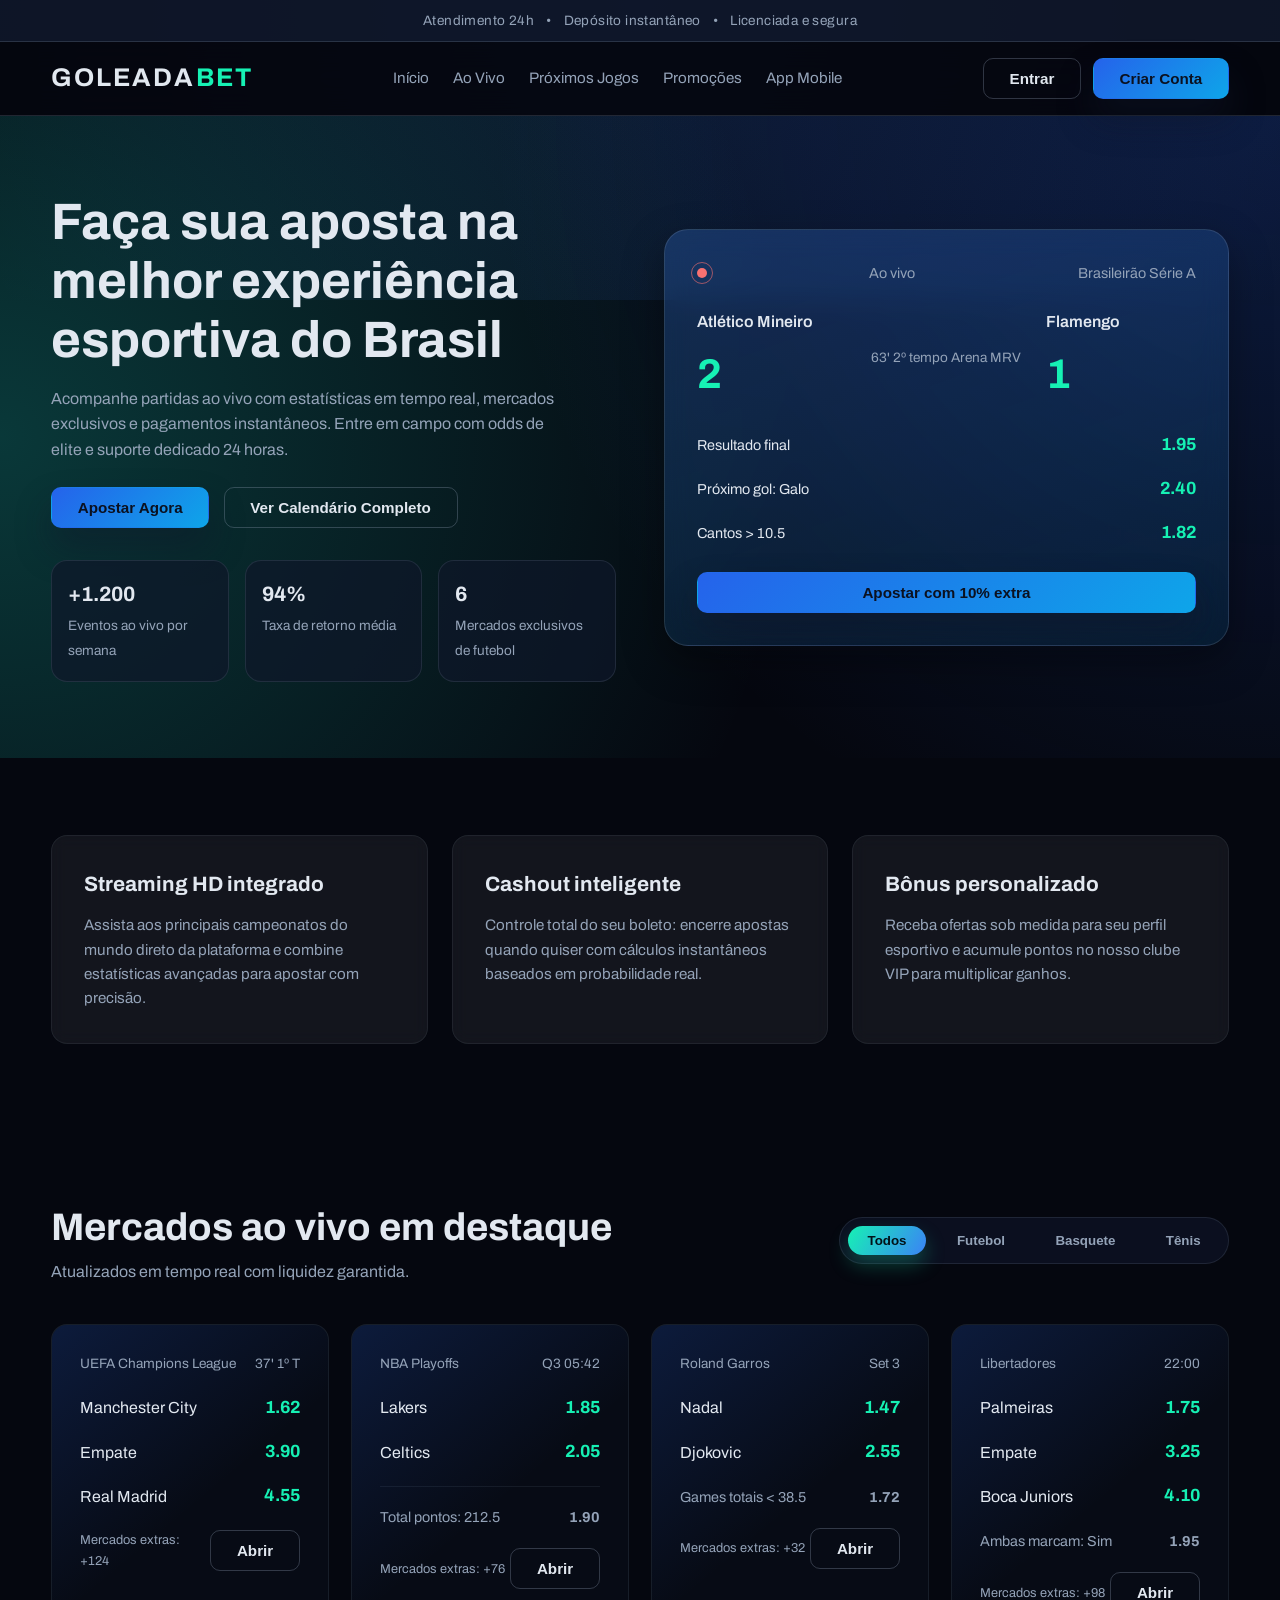
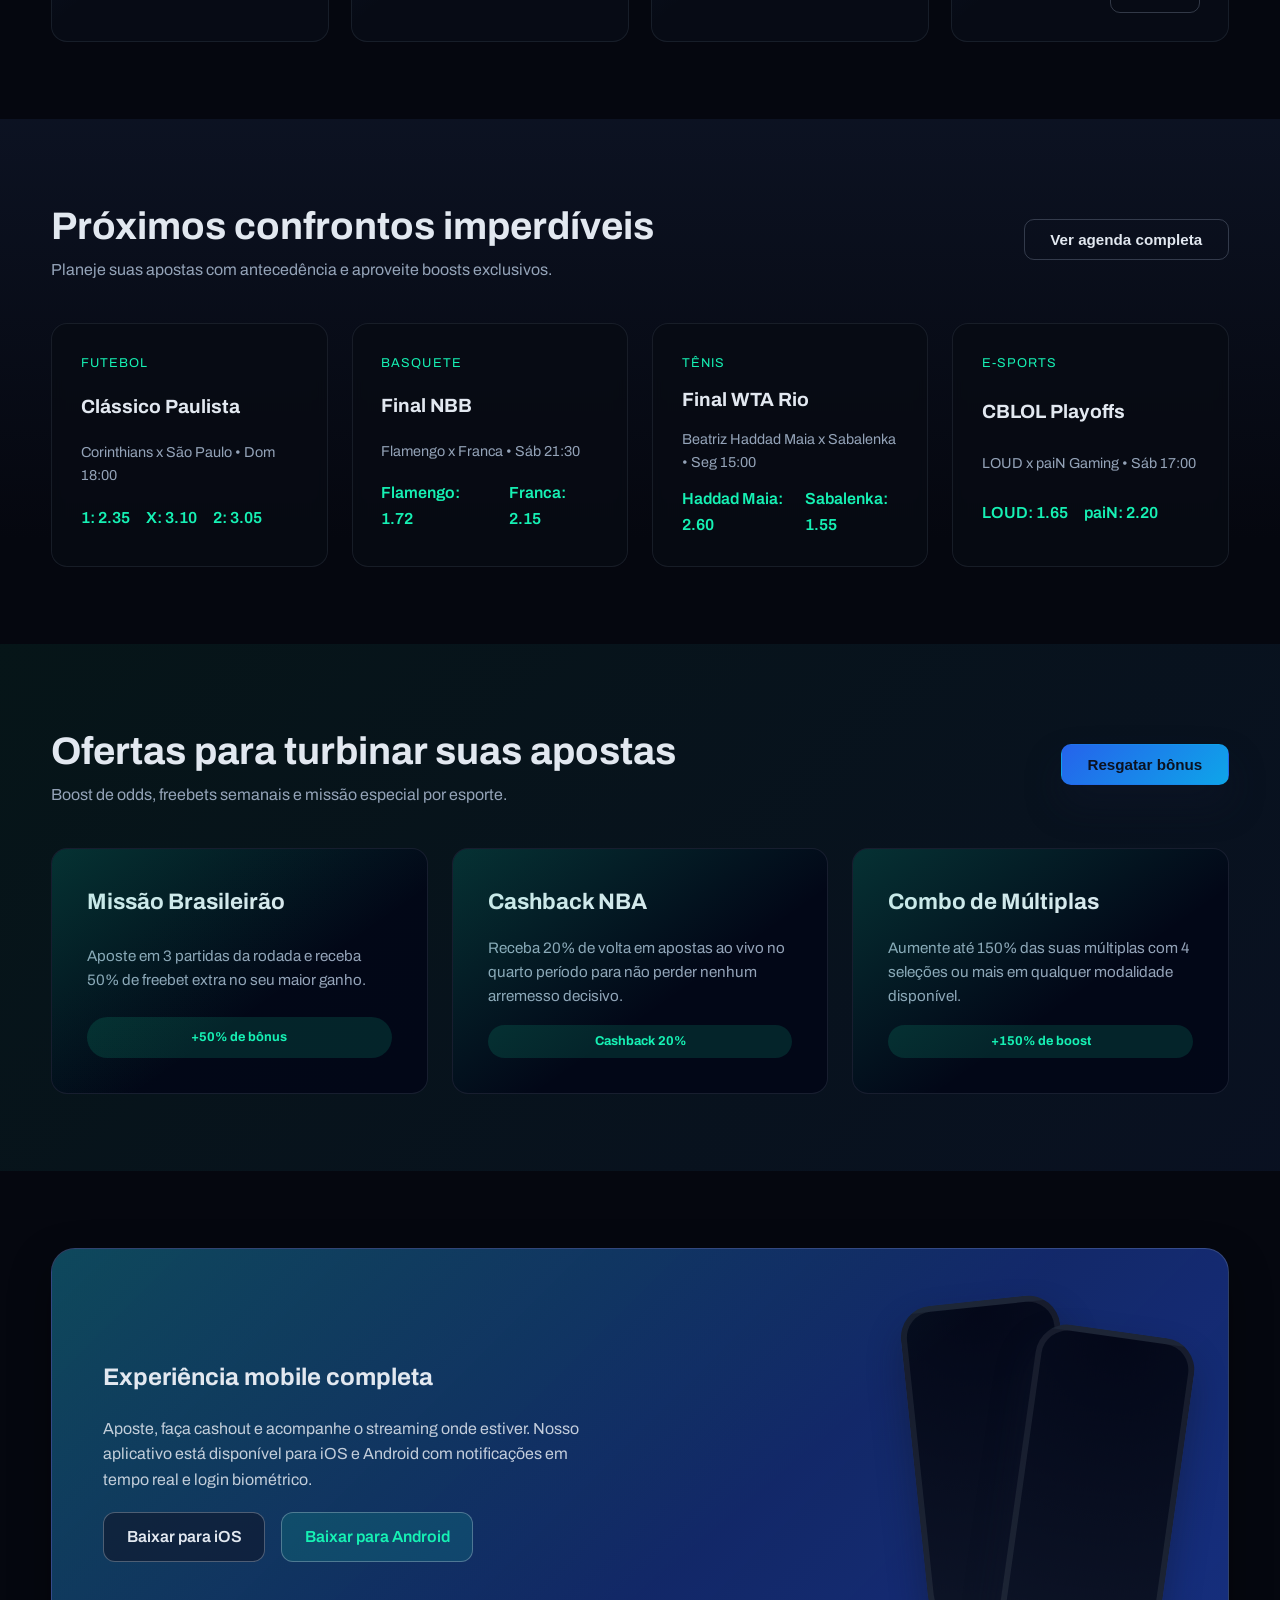
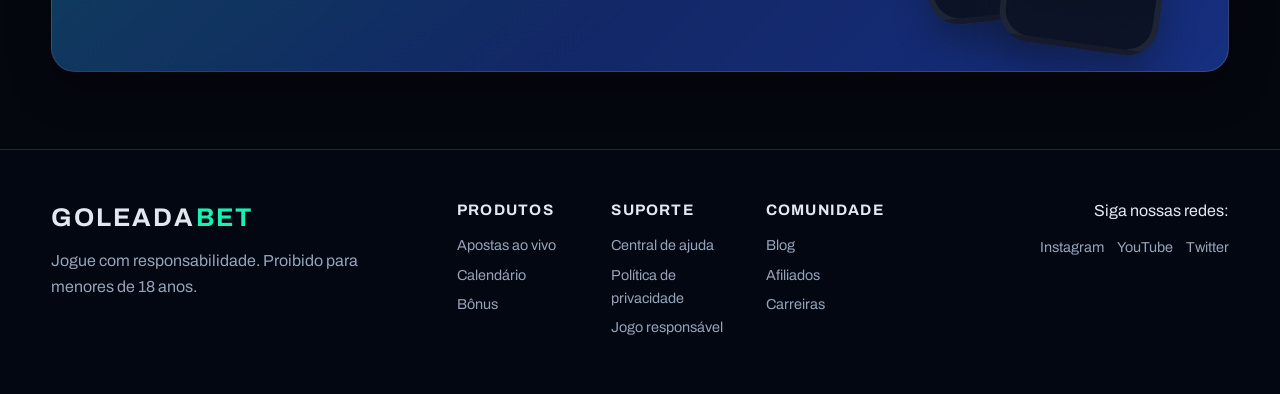
<file: index.html>
<!DOCTYPE html>
<html lang="pt-BR">
  <head>
    <meta charset="UTF-8" />
    <meta name="viewport" content="width=device-width, initial-scale=1.0" />
    <title>GoleadaBet &mdash; Sua casa de apostas esportivas</title>
    <link
      rel="preconnect"
      href="https://fonts.googleapis.com"
    />
    <link
      rel="preconnect"
      href="https://fonts.gstatic.com"
      crossorigin
    />
    <link
      href="https://fonts.googleapis.com/css2?family=Archivo:wght@400;500;600;700&display=swap"
      rel="stylesheet"
    />
    <link rel="stylesheet" href="styles.css" />
  </head>
  <body>
    <header class="top-bar">
      <div class="container">
        <span>Atendimento 24h</span>
        <span>•</span>
        <span>Depósito instantâneo</span>
        <span>•</span>
        <span>Licenciada e segura</span>
      </div>
    </header>

    <nav class="main-nav">
      <div class="container">
        <div class="logo">Goleada<span>Bet</span></div>
        <ul class="nav-links">
          <li><a href="#inicio">Início</a></li>
          <li><a href="#ao-vivo">Ao Vivo</a></li>
          <li><a href="#eventos">Próximos Jogos</a></li>
          <li><a href="#promocoes">Promoções</a></li>
          <li><a href="#app">App Mobile</a></li>
        </ul>
        <div class="nav-actions">
          <button class="btn ghost">Entrar</button>
          <button class="btn primary">Criar Conta</button>
        </div>
      </div>
    </nav>

    <main>
      <section class="hero" id="inicio">
        <div class="container">
          <div class="hero-content">
            <h1>Faça sua aposta na melhor experiência esportiva do Brasil</h1>
            <p>
              Acompanhe partidas ao vivo com estatísticas em tempo real, mercados
              exclusivos e pagamentos instantâneos. Entre em campo com odds de
              elite e suporte dedicado 24 horas.
            </p>
            <div class="hero-actions">
              <button class="btn primary">Apostar Agora</button>
              <button class="btn ghost">Ver Calendário Completo</button>
            </div>
            <div class="hero-stats">
              <div class="stat-card" data-animate="fade-up">
                <span class="stat-value">+1.200</span>
                <span class="stat-label">Eventos ao vivo por semana</span>
              </div>
              <div class="stat-card" data-animate="fade-up">
                <span class="stat-value">94%</span>
                <span class="stat-label">Taxa de retorno média</span>
              </div>
              <div class="stat-card" data-animate="fade-up">
                <span class="stat-value">6</span>
                <span class="stat-label">Mercados exclusivos de futebol</span>
              </div>
            </div>
          </div>
          <div class="hero-card" data-animate="fade-up">
            <div class="hero-card__header">
              <span class="live-dot"></span>
              <span class="live-label">Ao vivo</span>
              <span class="league">Brasileirão Série A</span>
            </div>
            <div class="hero-card__match">
              <div class="team">
                <span class="team-name">Atlético Mineiro</span>
                <span class="team-score">2</span>
              </div>
              <div class="match-info">
                <span>63'<span class="match-period"> 2º tempo</span></span>
                <span class="stadium">Arena MRV</span>
              </div>
              <div class="team">
                <span class="team-name">Flamengo</span>
                <span class="team-score">1</span>
              </div>
            </div>
            <div class="hero-card__markets">
              <div>
                <span>Resultado final</span>
                <strong>1.95</strong>
              </div>
              <div>
                <span>Próximo gol: Galo</span>
                <strong>2.40</strong>
              </div>
              <div>
                <span>Cantos &gt; 10.5</span>
                <strong>1.82</strong>
              </div>
            </div>
            <button class="btn primary full">Apostar com 10% extra</button>
          </div>
        </div>
      </section>

      <section class="features" aria-label="Diferenciais">
        <div class="container">
          <article class="feature-card" data-animate="fade-up">
            <h3>Streaming HD integrado</h3>
            <p>
              Assista aos principais campeonatos do mundo direto da plataforma e
              combine estatísticas avançadas para apostar com precisão.
            </p>
          </article>
          <article class="feature-card" data-animate="fade-up">
            <h3>Cashout inteligente</h3>
            <p>
              Controle total do seu boleto: encerre apostas quando quiser com
              cálculos instantâneos baseados em probabilidade real.
            </p>
          </article>
          <article class="feature-card" data-animate="fade-up">
            <h3>Bônus personalizado</h3>
            <p>
              Receba ofertas sob medida para seu perfil esportivo e acumule pontos
              no nosso clube VIP para multiplicar ganhos.
            </p>
          </article>
        </div>
      </section>

      <section class="live-odds" id="ao-vivo" aria-labelledby="live-title">
        <div class="container">
          <div class="section-header">
            <div>
              <h2 id="live-title">Mercados ao vivo em destaque</h2>
              <p>Atualizados em tempo real com liquidez garantida.</p>
            </div>
            <div class="filters">
              <button class="filter-button active" data-sport="all">
                Todos
              </button>
              <button class="filter-button" data-sport="futebol">
                Futebol
              </button>
              <button class="filter-button" data-sport="basquete">
                Basquete
              </button>
              <button class="filter-button" data-sport="tenis">Tênis</button>
            </div>
          </div>
          <div class="odds-grid">
            <article class="odds-card" data-sport="futebol" data-animate="fade-up">
              <header>
                <span class="league">UEFA Champions League</span>
                <span class="timer">37' 1º T</span>
              </header>
              <div class="match">
                <div class="club">
                  <span>Manchester City</span>
                  <strong>1.62</strong>
                </div>
                <div class="club">
                  <span>Empate</span>
                  <strong>3.90</strong>
                </div>
                <div class="club">
                  <span>Real Madrid</span>
                  <strong>4.55</strong>
                </div>
              </div>
              <footer>
                <span>Mercados extras: +124</span>
                <button class="btn ghost">Abrir</button>
              </footer>
            </article>

            <article class="odds-card" data-sport="basquete" data-animate="fade-up">
              <header>
                <span class="league">NBA Playoffs</span>
                <span class="timer">Q3 05:42</span>
              </header>
              <div class="match">
                <div class="club">
                  <span>Lakers</span>
                  <strong>1.85</strong>
                </div>
                <div class="club">
                  <span>Celtics</span>
                  <strong>2.05</strong>
                </div>
              </div>
              <div class="split-line"></div>
              <div class="stat-line">
                <span>Total pontos: 212.5</span>
                <strong>1.90</strong>
              </div>
              <footer>
                <span>Mercados extras: +76</span>
                <button class="btn ghost">Abrir</button>
              </footer>
            </article>

            <article class="odds-card" data-sport="tenis" data-animate="fade-up">
              <header>
                <span class="league">Roland Garros</span>
                <span class="timer">Set 3</span>
              </header>
              <div class="match">
                <div class="club">
                  <span>Nadal</span>
                  <strong>1.47</strong>
                </div>
                <div class="club">
                  <span>Djokovic</span>
                  <strong>2.55</strong>
                </div>
              </div>
              <div class="stat-line">
                <span>Games totais &lt; 38.5</span>
                <strong>1.72</strong>
              </div>
              <footer>
                <span>Mercados extras: +32</span>
                <button class="btn ghost">Abrir</button>
              </footer>
            </article>

            <article class="odds-card" data-sport="futebol" data-animate="fade-up">
              <header>
                <span class="league">Libertadores</span>
                <span class="timer">22:00</span>
              </header>
              <div class="match">
                <div class="club">
                  <span>Palmeiras</span>
                  <strong>1.75</strong>
                </div>
                <div class="club">
                  <span>Empate</span>
                  <strong>3.25</strong>
                </div>
                <div class="club">
                  <span>Boca Juniors</span>
                  <strong>4.10</strong>
                </div>
              </div>
              <div class="stat-line">
                <span>Ambas marcam: Sim</span>
                <strong>1.95</strong>
              </div>
              <footer>
                <span>Mercados extras: +98</span>
                <button class="btn ghost">Abrir</button>
              </footer>
            </article>
          </div>
        </div>
      </section>

      <section class="upcoming" id="eventos">
        <div class="container">
          <div class="section-header">
            <div>
              <h2>Próximos confrontos imperdíveis</h2>
              <p>Planeje suas apostas com antecedência e aproveite boosts exclusivos.</p>
            </div>
            <button class="btn ghost">Ver agenda completa</button>
          </div>
          <div class="schedule">
            <article data-animate="fade-up">
              <span class="tag">Futebol</span>
              <h3>Clássico Paulista</h3>
              <p>Corinthians x São Paulo &bull; Dom 18:00</p>
              <div class="odds">
                <span>1: 2.35</span>
                <span>X: 3.10</span>
                <span>2: 3.05</span>
              </div>
            </article>
            <article data-animate="fade-up">
              <span class="tag">Basquete</span>
              <h3>Final NBB</h3>
              <p>Flamengo x Franca &bull; Sáb 21:30</p>
              <div class="odds">
                <span>Flamengo: 1.72</span>
                <span>Franca: 2.15</span>
              </div>
            </article>
            <article data-animate="fade-up">
              <span class="tag">Tênis</span>
              <h3>Final WTA Rio</h3>
              <p>Beatriz Haddad Maia x Sabalenka &bull; Seg 15:00</p>
              <div class="odds">
                <span>Haddad Maia: 2.60</span>
                <span>Sabalenka: 1.55</span>
              </div>
            </article>
            <article data-animate="fade-up">
              <span class="tag">E-sports</span>
              <h3>CBLOL Playoffs</h3>
              <p>LOUD x paiN Gaming &bull; Sáb 17:00</p>
              <div class="odds">
                <span>LOUD: 1.65</span>
                <span>paiN: 2.20</span>
              </div>
            </article>
          </div>
        </div>
      </section>

      <section class="promotions" id="promocoes">
        <div class="container">
          <div class="section-header">
            <div>
              <h2>Ofertas para turbinar suas apostas</h2>
              <p>Boost de odds, freebets semanais e missão especial por esporte.</p>
            </div>
            <button class="btn primary">Resgatar bônus</button>
          </div>
          <div class="promo-grid">
            <article class="promo-card" data-animate="fade-up">
              <h3>Missão Brasileirão</h3>
              <p>
                Aposte em 3 partidas da rodada e receba 50% de freebet extra no
                seu maior ganho.
              </p>
              <span class="bonus">+50% de bônus</span>
            </article>
            <article class="promo-card" data-animate="fade-up">
              <h3>Cashback NBA</h3>
              <p>
                Receba 20% de volta em apostas ao vivo no quarto período para não
                perder nenhum arremesso decisivo.
              </p>
              <span class="bonus">Cashback 20%</span>
            </article>
            <article class="promo-card" data-animate="fade-up">
              <h3>Combo de Múltiplas</h3>
              <p>
                Aumente até 150% das suas múltiplas com 4 seleções ou mais em
                qualquer modalidade disponível.
              </p>
              <span class="bonus">+150% de boost</span>
            </article>
          </div>
        </div>
      </section>

      <section class="app-banner" id="app">
        <div class="container">
          <div class="app-content" data-animate="fade-up">
            <h2>Experiência mobile completa</h2>
            <p>
              Aposte, faça cashout e acompanhe o streaming onde estiver. Nosso
              aplicativo está disponível para iOS e Android com notificações em
              tempo real e login biométrico.
            </p>
            <div class="store-buttons">
              <a class="store apple" href="#">Baixar para iOS</a>
              <a class="store android" href="#">Baixar para Android</a>
            </div>
          </div>
          <div class="app-phones" aria-hidden="true" data-animate="fade-up">
            <div class="phone"></div>
            <div class="phone secondary"></div>
          </div>
        </div>
      </section>
    </main>

    <footer class="footer">
      <div class="container">
        <div class="footer-brand">
          <div class="logo">Goleada<span>Bet</span></div>
          <p>Jogue com responsabilidade. Proibido para menores de 18 anos.</p>
        </div>
        <div class="footer-links">
          <div>
            <h4>Produtos</h4>
            <a href="#ao-vivo">Apostas ao vivo</a>
            <a href="#eventos">Calendário</a>
            <a href="#promocoes">Bônus</a>
          </div>
          <div>
            <h4>Suporte</h4>
            <a href="#">Central de ajuda</a>
            <a href="#">Política de privacidade</a>
            <a href="#">Jogo responsável</a>
          </div>
          <div>
            <h4>Comunidade</h4>
            <a href="#">Blog</a>
            <a href="#">Afiliados</a>
            <a href="#">Carreiras</a>
          </div>
        </div>
        <div class="footer-social">
          <span>Siga nossas redes:</span>
          <div class="social-links">
            <a href="#" aria-label="Instagram">Instagram</a>
            <a href="#" aria-label="YouTube">YouTube</a>
            <a href="#" aria-label="Twitter">Twitter</a>
          </div>
        </div>
      </div>
    </footer>

    <script src="script.js"></script>
  </body>
</html>
</file>
<file: styles.css>
:root {
  --color-background: #05070f;
  --color-surface: #0f172a;
  --color-surface-light: rgba(15, 23, 42, 0.7);
  --color-card: rgba(255, 255, 255, 0.06);
  --color-highlight: #16f1b4;
  --color-highlight-dark: #13c592;
  --color-accent: #4b8bff;
  --color-text: #e2e8f0;
  --color-muted: #94a3b8;
  --radius-lg: 24px;
  --radius-md: 16px;
  --radius-sm: 10px;
  --shadow-soft: 0 20px 35px rgba(15, 23, 42, 0.45);
  --shadow-card: 0 16px 40px rgba(0, 0, 0, 0.35);
  --gradient-primary: linear-gradient(135deg, #2563eb, #0ea5e9);
  --gradient-highlight: linear-gradient(120deg, #16f1b4, #3b82f6);
}

* {
  margin: 0;
  padding: 0;
  box-sizing: border-box;
}

body {
  font-family: 'Archivo', system-ui, -apple-system, BlinkMacSystemFont, 'Segoe UI',
    sans-serif;
  background: radial-gradient(circle at top, rgba(59, 130, 246, 0.14), transparent)
      0 0/100% 300px no-repeat,
    var(--color-background);
  color: var(--color-text);
  line-height: 1.6;
  min-height: 100vh;
}

a {
  color: inherit;
  text-decoration: none;
}

img {
  max-width: 100%;
  display: block;
}

html.js [data-animate='fade-up'] {
  opacity: 0;
  transform: translateY(28px);
  transition: opacity 0.6s ease, transform 0.6s ease;
}

.in-view {
  opacity: 1 !important;
  transform: translateY(0) !important;
}

.container {
  width: min(1200px, 92vw);
  margin: 0 auto;
}

.top-bar {
  background: rgba(15, 23, 42, 0.9);
  border-bottom: 1px solid rgba(148, 163, 184, 0.2);
  font-size: 0.85rem;
  color: var(--color-muted);
  position: relative;
  z-index: 10;
}

.top-bar .container {
  display: flex;
  justify-content: center;
  gap: 0.75rem;
  padding: 0.6rem 0;
  letter-spacing: 0.03em;
}

.main-nav {
  position: sticky;
  top: 0;
  z-index: 50;
  background: rgba(5, 7, 15, 0.85);
  backdrop-filter: blur(18px);
  border-bottom: 1px solid rgba(148, 163, 184, 0.2);
}

.main-nav .container {
  display: flex;
  align-items: center;
  justify-content: space-between;
  gap: 1rem;
  padding: 1rem 0;
}

.logo {
  font-weight: 700;
  font-size: 1.6rem;
  letter-spacing: 0.08em;
  text-transform: uppercase;
}

.logo span {
  color: var(--color-highlight);
}

.nav-links {
  list-style: none;
  display: flex;
  gap: 1.5rem;
  font-size: 0.95rem;
  color: var(--color-muted);
}

.nav-links a:hover {
  color: var(--color-highlight);
}

.nav-actions {
  display: flex;
  gap: 0.75rem;
}

.btn {
  padding: 0.7rem 1.6rem;
  font-weight: 600;
  font-size: 0.95rem;
  border-radius: var(--radius-sm);
  border: 1px solid transparent;
  cursor: pointer;
  transition: all 0.3s ease;
}

.btn.primary {
  background: var(--gradient-primary);
  color: #0b1120;
  box-shadow: var(--shadow-soft);
}

.btn.primary:hover {
  filter: brightness(1.1);
  transform: translateY(-2px);
}

.btn.ghost {
  background: transparent;
  border-color: rgba(148, 163, 184, 0.3);
  color: var(--color-text);
}

.btn.ghost:hover {
  border-color: var(--color-highlight);
  color: var(--color-highlight);
}

.btn.full {
  width: 100%;
}

main section {
  padding: clamp(3rem, 6vw, 5.5rem) 0;
}

.hero {
  background: radial-gradient(circle at top right, rgba(37, 99, 235, 0.22), transparent 55%),
    radial-gradient(circle at center left, rgba(20, 184, 166, 0.28), transparent 60%);
}

.hero .container {
  display: grid;
  grid-template-columns: repeat(2, minmax(0, 1fr));
  gap: 3rem;
  align-items: center;
}

.hero h1 {
  font-size: clamp(2.4rem, 4vw, 3.4rem);
  line-height: 1.15;
  margin-bottom: 1rem;
}

.hero p {
  max-width: 520px;
  color: var(--color-muted);
  margin-bottom: 1.5rem;
}

.hero-actions {
  display: flex;
  gap: 1rem;
  flex-wrap: wrap;
  margin-bottom: 2rem;
}

.hero-stats {
  display: grid;
  grid-template-columns: repeat(3, minmax(0, 1fr));
  gap: 1rem;
}

.stat-card {
  background: rgba(15, 23, 42, 0.7);
  padding: 1.1rem 1rem;
  border-radius: var(--radius-md);
  border: 1px solid rgba(148, 163, 184, 0.15);
}

.stat-value {
  font-size: 1.3rem;
  font-weight: 700;
  display: block;
}

.stat-label {
  font-size: 0.85rem;
  color: var(--color-muted);
}

.hero-card {
  background: linear-gradient(160deg, rgba(59, 130, 246, 0.25), rgba(14, 165, 233, 0.1));
  padding: 2rem;
  border-radius: var(--radius-lg);
  border: 1px solid rgba(148, 163, 184, 0.2);
  backdrop-filter: blur(14px);
  box-shadow: var(--shadow-card);
  display: flex;
  flex-direction: column;
  gap: 1.5rem;
}

.hero-card__header {
  display: flex;
  align-items: center;
  justify-content: space-between;
  gap: 0.75rem;
  font-size: 0.9rem;
  color: var(--color-muted);
}

.live-dot {
  width: 10px;
  height: 10px;
  border-radius: 50%;
  background: #f87171;
  position: relative;
  display: inline-block;
}

.live-dot::after {
  content: '';
  position: absolute;
  inset: -6px;
  border-radius: 50%;
  border: 1px solid rgba(248, 113, 113, 0.6);
}

.hero-card__match {
  display: grid;
  grid-template-columns: repeat(3, minmax(0, 1fr));
  align-items: center;
  gap: 1.5rem;
}

.team {
  display: flex;
  flex-direction: column;
  gap: 0.4rem;
}

.team-name {
  font-weight: 600;
}

.team-score {
  font-size: 1.6rem;
  font-weight: 700;
}

.match-info {
  text-align: center;
  font-size: 0.85rem;
  color: var(--color-muted);
}

.hero-card__markets {
  display: grid;
  gap: 1rem;
}

.hero-card__markets div {
  display: flex;
  align-items: center;
  justify-content: space-between;
  font-size: 0.9rem;
}

.hero-card__markets strong {
  font-size: 1.1rem;
  color: var(--color-highlight);
}

.features .container {
  display: grid;
  grid-template-columns: repeat(3, minmax(0, 1fr));
  gap: 1.5rem;
}

.feature-card {
  background: var(--color-card);
  padding: 2rem;
  border-radius: var(--radius-md);
  border: 1px solid rgba(148, 163, 184, 0.1);
  backdrop-filter: blur(8px);
}

.feature-card h3 {
  margin-bottom: 0.75rem;
  font-size: 1.3rem;
}

.feature-card p {
  color: var(--color-muted);
  font-size: 0.95rem;
}

.section-header {
  display: flex;
  justify-content: space-between;
  align-items: center;
  flex-wrap: wrap;
  gap: 1.5rem;
  margin-bottom: 2.5rem;
}

.section-header h2 {
  font-size: clamp(1.8rem, 3vw, 2.4rem);
}

.section-header p {
  color: var(--color-muted);
}

.filters {
  display: flex;
  gap: 0.75rem;
  background: rgba(15, 23, 42, 0.6);
  padding: 0.5rem;
  border-radius: 999px;
  border: 1px solid rgba(148, 163, 184, 0.15);
}

.filter-button {
  border: none;
  background: transparent;
  color: var(--color-muted);
  font-weight: 600;
  padding: 0.45rem 1.2rem;
  border-radius: 999px;
  cursor: pointer;
  transition: all 0.3s ease;
}

.filter-button.active {
  background: var(--gradient-highlight);
  color: #021219;
  box-shadow: 0 10px 20px rgba(22, 241, 180, 0.25);
}

.odds-grid {
  display: grid;
  grid-template-columns: repeat(4, minmax(0, 1fr));
  gap: 1.5rem;
}

.odds-card {
  background: rgba(8, 13, 23, 0.8);
  border: 1px solid rgba(148, 163, 184, 0.12);
  border-radius: var(--radius-md);
  padding: 1.75rem;
  display: flex;
  flex-direction: column;
  gap: 1.2rem;
  position: relative;
  overflow: hidden;
  min-height: 240px;
}

.odds-card.hidden {
  display: none;
}

.odds-card::before {
  content: '';
  position: absolute;
  inset: 0;
  background: linear-gradient(140deg, rgba(37, 99, 235, 0.18), transparent 55%);
  pointer-events: none;
}

.odds-card header,
.odds-card footer,
.odds-card .match,
.odds-card .stat-line {
  position: relative;
  z-index: 1;
}

.odds-card header {
  display: flex;
  justify-content: space-between;
  font-size: 0.85rem;
  color: var(--color-muted);
}

.match {
  display: grid;
  gap: 1rem;
}

.club {
  display: flex;
  align-items: center;
  justify-content: space-between;
}

.club strong {
  font-size: 1.1rem;
  color: var(--color-highlight);
}

.split-line {
  height: 1px;
  background: rgba(148, 163, 184, 0.1);
}

.stat-line {
  display: flex;
  align-items: center;
  justify-content: space-between;
  font-size: 0.9rem;
  color: var(--color-muted);
}

.odds-card footer {
  display: flex;
  align-items: center;
  justify-content: space-between;
  font-size: 0.8rem;
  color: var(--color-muted);
}

.upcoming {
  background: linear-gradient(180deg, rgba(15, 23, 42, 0.7), transparent 80%);
}

.schedule {
  display: grid;
  grid-template-columns: repeat(4, minmax(0, 1fr));
  gap: 1.5rem;
}

.schedule article {
  background: rgba(8, 11, 20, 0.82);
  border-radius: var(--radius-md);
  padding: 1.8rem;
  border: 1px solid rgba(148, 163, 184, 0.12);
  backdrop-filter: blur(6px);
  display: grid;
  gap: 0.75rem;
}

.schedule h3 {
  font-size: 1.2rem;
}

.schedule p {
  color: var(--color-muted);
  font-size: 0.9rem;
}

.schedule .tag {
  font-size: 0.8rem;
  letter-spacing: 0.08em;
  text-transform: uppercase;
  color: var(--color-highlight);
}

.schedule .odds {
  display: flex;
  gap: 1rem;
  color: var(--color-highlight);
  font-weight: 600;
}

.promotions {
  background: linear-gradient(135deg, rgba(16, 185, 129, 0.08), rgba(59, 130, 246, 0.08));
}

.promo-grid {
  display: grid;
  grid-template-columns: repeat(3, minmax(0, 1fr));
  gap: 1.5rem;
}

.promo-card {
  padding: 2.2rem;
  border-radius: var(--radius-md);
  background: rgba(2, 6, 23, 0.85);
  border: 1px solid rgba(148, 163, 184, 0.15);
  display: grid;
  gap: 1rem;
  position: relative;
  overflow: hidden;
}

.promo-card::after {
  content: '';
  position: absolute;
  inset: 0;
  background: linear-gradient(145deg, rgba(22, 241, 180, 0.18), transparent 60%);
  pointer-events: none;
}

.promo-card h3 {
  font-size: 1.4rem;
}

.promo-card p {
  font-size: 0.95rem;
  color: var(--color-muted);
}

.promo-card .bonus {
  display: inline-flex;
  align-items: center;
  justify-content: center;
  padding: 0.4rem 0.8rem;
  border-radius: 999px;
  background: rgba(22, 241, 180, 0.12);
  color: var(--color-highlight);
  font-size: 0.8rem;
  font-weight: 700;
}

.app-banner .container {
  background: linear-gradient(135deg, rgba(37, 99, 235, 0.25), rgba(30, 64, 175, 0.7));
  border-radius: var(--radius-lg);
  padding: clamp(2.5rem, 4vw, 4rem);
  display: grid;
  grid-template-columns: repeat(2, minmax(0, 1fr));
  gap: 3rem;
  align-items: center;
  border: 1px solid rgba(148, 163, 184, 0.25);
  box-shadow: var(--shadow-card);
  position: relative;
  overflow: hidden;
}

.app-banner .container::after {
  content: '';
  position: absolute;
  inset: 0;
  background: linear-gradient(140deg, rgba(22, 241, 180, 0.2), transparent 60%);
  pointer-events: none;
}

.app-content {
  position: relative;
  z-index: 1;
  display: grid;
  gap: 1.2rem;
}

.app-content p {
  color: rgba(226, 232, 240, 0.85);
}

.store-buttons {
  display: flex;
  gap: 1rem;
  flex-wrap: wrap;
}

.store {
  display: inline-flex;
  align-items: center;
  justify-content: center;
  padding: 0.7rem 1.4rem;
  border-radius: 12px;
  font-weight: 600;
  border: 1px solid rgba(226, 232, 240, 0.3);
  transition: transform 0.3s ease;
}

.store:hover {
  transform: translateY(-2px);
}

.store.apple {
  background: rgba(15, 23, 42, 0.6);
}

.store.android {
  background: rgba(22, 241, 180, 0.12);
  color: var(--color-highlight);
}

.app-phones {
  position: relative;
  height: 320px;
}

.phone {
  position: absolute;
  width: 160px;
  height: 320px;
  border-radius: 32px;
  background: radial-gradient(circle at top, rgba(15, 23, 42, 0.1), rgba(15, 23, 42, 0.8)),
    #020617;
  border: 6px solid rgba(226, 232, 240, 0.08);
  top: 0;
  right: 20%;
  transform: rotate(-6deg);
  box-shadow: var(--shadow-soft);
}

.phone.secondary {
  right: 0;
  top: 30px;
  transform: rotate(8deg);
}

.footer {
  background: #030712;
  border-top: 1px solid rgba(148, 163, 184, 0.2);
  padding: 3rem 0;
}

.footer .container {
  display: grid;
  grid-template-columns: minmax(0, 1fr) minmax(0, 1.2fr) minmax(0, 0.8fr);
  gap: 2.5rem;
  align-items: flex-start;
}

.footer p {
  color: var(--color-muted);
  margin-top: 0.6rem;
}

.footer-links {
  display: grid;
  grid-template-columns: repeat(3, minmax(0, 1fr));
  gap: 1.5rem;
}

.footer-links h4 {
  margin-bottom: 0.75rem;
  font-size: 0.95rem;
  text-transform: uppercase;
  letter-spacing: 0.08em;
}

.footer-links a {
  display: block;
  margin-bottom: 0.4rem;
  color: var(--color-muted);
  font-size: 0.9rem;
}

.footer-links a:hover {
  color: var(--color-highlight);
}

.footer-social {
  display: grid;
  gap: 0.75rem;
  justify-items: flex-end;
}

.footer-social .social-links {
  display: flex;
  gap: 0.8rem;
}

.footer-social a {
  color: var(--color-muted);
  font-size: 0.9rem;
}

.footer-social a:hover {
  color: var(--color-highlight);
}

@media (max-width: 1024px) {
  .hero .container,
  .app-banner .container {
    grid-template-columns: 1fr;
  }

  .hero-card {
    order: -1;
  }

  .odds-grid {
    grid-template-columns: repeat(2, minmax(0, 1fr));
  }

  .schedule {
    grid-template-columns: repeat(2, minmax(0, 1fr));
  }

  .features .container,
  .promo-grid {
    grid-template-columns: repeat(2, minmax(0, 1fr));
  }

  .footer .container {
    grid-template-columns: 1fr;
  }

  .footer-social {
    justify-items: flex-start;
  }
}

@media (max-width: 768px) {
  .nav-links {
    display: none;
  }

  .hero-stats {
    grid-template-columns: repeat(2, minmax(0, 1fr));
  }

  .odds-grid {
    grid-template-columns: 1fr;
  }

  .schedule {
    grid-template-columns: 1fr;
  }

  .features .container,
  .promo-grid {
    grid-template-columns: 1fr;
  }

  .app-phones {
    display: none;
  }
}

@media (max-width: 480px) {
  .hero-actions {
    flex-direction: column;
  }

  .hero-stats {
    grid-template-columns: 1fr;
  }

  .filters {
    width: 100%;
    justify-content: space-between;
  }

  .filter-button {
    flex: 1;
    padding-inline: 0.5rem;
  }

  .store-buttons {
    flex-direction: column;
    align-items: stretch;
  }
}

/* ===== Dashboard (área logada) ===== */
body.dashboard-page {
  background: radial-gradient(circle at top, rgba(59, 130, 246, 0.2), transparent)
      0 0/100% 320px no-repeat,
    radial-gradient(circle at center right, rgba(22, 241, 180, 0.08), transparent 60%),
    var(--color-background);
}

body.dashboard-page .container {
  width: min(1280px, 95vw);
}

body.dashboard-page main section {
  padding: 0;
}

.sr-only {
  position: absolute;
  width: 1px;
  height: 1px;
  padding: 0;
  margin: -1px;
  overflow: hidden;
  clip: rect(0, 0, 0, 0);
  white-space: nowrap;
  border: 0;
}

.dashboard-header {
  position: sticky;
  top: 0;
  z-index: 60;
  background: rgba(5, 7, 15, 0.96);
  backdrop-filter: blur(18px);
  border-bottom: 1px solid rgba(148, 163, 184, 0.18);
  box-shadow: 0 20px 40px rgba(2, 6, 23, 0.55);
}

.dashboard-header__top {
  display: flex;
  align-items: center;
  gap: 1.5rem;
  padding: 1.1rem 0;
}

.dashboard-search {
  flex: 1;
  display: flex;
  align-items: center;
  gap: 0.75rem;
  background: rgba(15, 23, 42, 0.85);
  border: 1px solid rgba(148, 163, 184, 0.2);
  border-radius: 999px;
  padding: 0.55rem 1.2rem;
  color: var(--color-muted);
}

.dashboard-search input {
  flex: 1;
  background: transparent;
  border: none;
  color: var(--color-text);
  font-size: 0.95rem;
  outline: none;
}

.dashboard-search input::placeholder {
  color: rgba(148, 163, 184, 0.6);
}

.search-icon {
  font-size: 1rem;
}

.header-widgets {
  display: flex;
  align-items: center;
  gap: 1rem;
}

.balance-card {
  background: var(--gradient-highlight);
  padding: 0.65rem 1.1rem;
  border-radius: var(--radius-sm);
  color: #021219;
  min-width: 170px;
  display: flex;
  flex-direction: column;
  gap: 0.25rem;
  box-shadow: 0 14px 35px rgba(22, 241, 180, 0.25);
}

.balance-label {
  font-size: 0.7rem;
  font-weight: 600;
  letter-spacing: 0.08em;
  text-transform: uppercase;
}

.balance-amount {
  font-size: 1.1rem;
  font-weight: 700;
}

.btn.small {
  padding: 0.55rem 1.1rem;
  font-size: 0.85rem;
}

.user-chip {
  display: flex;
  align-items: center;
  gap: 0.75rem;
  background: rgba(15, 23, 42, 0.8);
  border: 1px solid rgba(148, 163, 184, 0.2);
  border-radius: 999px;
  padding: 0.45rem 0.9rem 0.45rem 0.45rem;
}

.user-avatar {
  display: inline-flex;
  align-items: center;
  justify-content: center;
  width: 40px;
  height: 40px;
  border-radius: 999px;
  background: var(--gradient-primary);
  color: #021219;
  font-weight: 700;
  font-size: 0.95rem;
}

.user-name {
  font-size: 0.95rem;
}

.user-tier {
  font-size: 0.75rem;
  color: var(--color-muted);
}

.dashboard-header__nav {
  border-top: 1px solid rgba(148, 163, 184, 0.16);
  border-bottom: 1px solid rgba(148, 163, 184, 0.12);
  background: rgba(5, 7, 15, 0.92);
}

.dashboard-header__nav-inner {
  display: flex;
  align-items: center;
  justify-content: space-between;
  gap: 1.5rem;
  padding: 0.85rem 0;
}

.category-scroll {
  display: flex;
  gap: 0.6rem;
  overflow-x: auto;
  padding-bottom: 0.3rem;
  scrollbar-width: none;
}

.category-scroll::-webkit-scrollbar {
  display: none;
}

.category-button {
  border: none;
  background: rgba(15, 23, 42, 0.6);
  color: var(--color-muted);
  font-weight: 600;
  padding: 0.5rem 1.25rem;
  border-radius: 999px;
  cursor: pointer;
  transition: all 0.3s ease;
  white-space: nowrap;
}

.category-button:hover {
  color: var(--color-highlight);
}

.category-button.active {
  background: var(--gradient-highlight);
  color: #021219;
  box-shadow: 0 10px 30px rgba(22, 241, 180, 0.25);
}

.live-ticker {
  display: flex;
  align-items: center;
  gap: 0.65rem;
  color: var(--color-muted);
  font-size: 0.85rem;
  white-space: nowrap;
}

.ticker-label {
  text-transform: uppercase;
  letter-spacing: 0.08em;
  font-weight: 600;
  color: var(--color-highlight);
}

.dashboard-main {
  padding: 2.75rem 0 4rem;
}

.dashboard-grid {
  display: grid;
  grid-template-columns: 240px minmax(0, 1fr) 320px;
  gap: 1.8rem;
  align-items: flex-start;
}

.dashboard-sidebar,
.dashboard-content,
.dashboard-right {
  display: flex;
  flex-direction: column;
  gap: 1.5rem;
}

.dashboard-page .panel {
  background: rgba(8, 13, 23, 0.82);
  border: 1px solid rgba(148, 163, 184, 0.12);
  border-radius: var(--radius-md);
  padding: 1.5rem;
  box-shadow: var(--shadow-card);
  backdrop-filter: blur(16px);
}

.sidebar-card__header {
  display: flex;
  align-items: center;
  justify-content: space-between;
  margin-bottom: 1.2rem;
  gap: 0.75rem;
}

.sidebar-card h2 {
  font-size: 1.05rem;
}

.sidebar-list {
  list-style: none;
  display: flex;
  flex-direction: column;
  gap: 0.6rem;
}

.sidebar-list li {
  display: flex;
  align-items: center;
  justify-content: space-between;
  gap: 0.75rem;
  background: rgba(15, 23, 42, 0.4);
  border-radius: var(--radius-sm);
  padding: 0.65rem 0.75rem;
  transition: background 0.3s ease;
  font-size: 0.9rem;
}

.sidebar-list li:hover {
  background: rgba(37, 99, 235, 0.16);
}

.sidebar-list.secondary li {
  background: transparent;
  padding: 0.4rem 0;
  color: var(--color-muted);
  border-bottom: 1px solid rgba(148, 163, 184, 0.1);
  border-radius: 0;
}

.sidebar-list.secondary li:last-child {
  border-bottom: none;
}

.sidebar-pill {
  font-size: 0.7rem;
  text-transform: uppercase;
  letter-spacing: 0.08em;
  background: rgba(148, 163, 184, 0.18);
  color: var(--color-muted);
  border-radius: 999px;
  padding: 0.25rem 0.6rem;
}

.sidebar-pill.live {
  background: rgba(248, 113, 113, 0.18);
  color: #f87171;
}

.quick-markets {
  display: flex;
  flex-wrap: wrap;
  gap: 0.6rem;
}

.quick-market {
  border: none;
  border-radius: var(--radius-sm);
  padding: 0.55rem 1rem;
  background: rgba(15, 23, 42, 0.55);
  color: var(--color-muted);
  font-weight: 600;
  font-size: 0.85rem;
  cursor: pointer;
  transition: all 0.3s ease;
}

.quick-market:hover {
  background: rgba(37, 99, 235, 0.22);
  color: var(--color-highlight);
}

.featured-live {
  position: relative;
  overflow: hidden;
  display: grid;
  grid-template-columns: minmax(0, 1.05fr) minmax(0, 0.95fr);
  gap: 2.25rem;
  padding: 2.1rem 2.4rem;
  background: linear-gradient(135deg, rgba(37, 99, 235, 0.3), rgba(14, 165, 233, 0.08));
}

.featured-live::after {
  content: '';
  position: absolute;
  inset: 0;
  background: radial-gradient(circle at top right, rgba(22, 241, 180, 0.28), transparent 55%);
  pointer-events: none;
}

.featured-live__info {
  position: relative;
  z-index: 1;
  display: flex;
  flex-direction: column;
  gap: 1rem;
}

.pill {
  display: inline-flex;
  align-items: center;
  gap: 0.4rem;
  padding: 0.35rem 0.9rem;
  border-radius: 999px;
  font-size: 0.75rem;
  text-transform: uppercase;
  letter-spacing: 0.1em;
  background: rgba(15, 23, 42, 0.65);
  color: var(--color-highlight);
  font-weight: 700;
}

.pill-live {
  background: rgba(248, 113, 113, 0.15);
  color: #f87171;
}

.featured-live h1 {
  font-size: clamp(1.8rem, 3.4vw, 2.6rem);
}

.scoreboard {
  display: grid;
  grid-template-columns: repeat(3, minmax(0, 1fr));
  align-items: center;
  gap: 1.5rem;
  margin: 1.5rem 0;
}

.scoreboard-team {
  display: flex;
  flex-direction: column;
  gap: 0.35rem;
}

.scoreboard-team:last-child {
  align-items: flex-end;
}

.team-score {
  font-size: clamp(2rem, 4vw, 2.6rem);
  font-weight: 700;
  color: var(--color-highlight);
}

.scoreboard-status {
  text-align: center;
  font-size: 0.85rem;
  color: var(--color-muted);
  display: flex;
  flex-direction: column;
  gap: 0.25rem;
}

.featured-actions {
  display: flex;
  flex-wrap: wrap;
  gap: 0.9rem;
}

.featured-live__markets {
  position: relative;
  z-index: 1;
  display: flex;
  flex-direction: column;
  gap: 1.1rem;
  background: rgba(5, 7, 15, 0.55);
  border-radius: var(--radius-md);
  border: 1px solid rgba(148, 163, 184, 0.18);
  padding: 1.5rem;
}

.market-block {
  display: flex;
  flex-direction: column;
  gap: 0.6rem;
}

.market-label {
  font-size: 0.8rem;
  letter-spacing: 0.08em;
  text-transform: uppercase;
  color: var(--color-muted);
  font-weight: 600;
}

.market-options {
  display: flex;
  flex-wrap: wrap;
  gap: 0.6rem;
}

.odd-pill {
  display: inline-flex;
  align-items: center;
  gap: 0.35rem;
  border-radius: 999px;
  border: 1px solid rgba(148, 163, 184, 0.25);
  padding: 0.55rem 1.1rem;
  background: rgba(8, 13, 23, 0.75);
  color: var(--color-text);
  font-weight: 600;
  font-size: 0.9rem;
  cursor: pointer;
  transition: all 0.3s ease;
}

.odd-pill:hover {
  border-color: rgba(22, 241, 180, 0.55);
  color: var(--color-highlight);
}

.event-group {
  gap: 1.4rem;
}

.group-header {
  display: flex;
  align-items: center;
  justify-content: space-between;
  gap: 1.5rem;
  margin-bottom: 1.2rem;
}

.group-header p {
  color: var(--color-muted);
  font-size: 0.9rem;
}

.link-button {
  border: none;
  background: none;
  color: var(--color-highlight);
  font-weight: 600;
  font-size: 0.85rem;
  cursor: pointer;
  display: inline-flex;
  align-items: center;
  gap: 0.35rem;
}

.link-button:hover {
  text-decoration: underline;
}

.event-table {
  display: flex;
  flex-direction: column;
}

.event-row {
  display: grid;
  grid-template-columns: 200px minmax(0, 1fr) 220px 120px;
  align-items: center;
  gap: 1.2rem;
  padding: 1rem 1.2rem;
  border-top: 1px solid rgba(148, 163, 184, 0.12);
  transition: background 0.3s ease;
}

.event-row:first-child {
  border-top: none;
  border-radius: var(--radius-sm) var(--radius-sm) 0 0;
}

.event-row:last-child {
  border-radius: 0 0 var(--radius-sm) var(--radius-sm);
}

.event-row:hover {
  background: rgba(37, 99, 235, 0.12);
}

.event-league span:first-child {
  display: block;
  font-size: 0.75rem;
  letter-spacing: 0.06em;
  text-transform: uppercase;
  color: var(--color-muted);
}

.event-minute {
  display: inline-block;
  margin-top: 0.35rem;
  font-weight: 600;
  color: var(--color-highlight);
}

.event-teams {
  display: grid;
  grid-template-columns: minmax(0, 1fr) auto minmax(0, 1fr);
  gap: 0.75rem;
  font-weight: 600;
  align-items: center;
}

.event-score {
  font-size: 1.2rem;
  color: var(--color-highlight);
}

.event-odds {
  display: flex;
  gap: 0.5rem;
  flex-wrap: wrap;
}

.odd-button {
  border: 1px solid rgba(22, 241, 180, 0.4);
  background: rgba(22, 241, 180, 0.12);
  color: var(--color-highlight);
  font-weight: 600;
  padding: 0.55rem 1rem;
  border-radius: var(--radius-sm);
  cursor: pointer;
  transition: all 0.3s ease;
}

.odd-button:hover {
  transform: translateY(-2px);
  background: rgba(22, 241, 180, 0.2);
}

.event-extra {
  text-align: right;
  font-size: 0.8rem;
  color: var(--color-muted);
}

.boost-grid {
  display: grid;
  grid-template-columns: repeat(3, minmax(0, 1fr));
  gap: 1.2rem;
}

.boost-card {
  position: relative;
  overflow: hidden;
  display: flex;
  flex-direction: column;
  gap: 0.8rem;
  padding: 1.6rem;
  border-radius: var(--radius-md);
  border: 1px solid rgba(59, 130, 246, 0.24);
  background: linear-gradient(150deg, rgba(15, 23, 42, 0.9), rgba(37, 99, 235, 0.18));
}

.boost-card::after {
  content: '';
  position: absolute;
  inset: 0;
  background: radial-gradient(circle at top right, rgba(59, 130, 246, 0.35), transparent 60%);
  pointer-events: none;
}

.boost-card > * {
  position: relative;
  z-index: 1;
}

.boost-label {
  align-self: flex-start;
  background: var(--gradient-highlight);
  color: #021219;
  padding: 0.3rem 0.75rem;
  border-radius: 999px;
  font-size: 0.8rem;
  font-weight: 700;
  letter-spacing: 0.08em;
}

.boost-card h3 {
  font-size: 1.1rem;
}

.boost-card p {
  color: var(--color-muted);
  font-size: 0.9rem;
}

.boost-odds {
  display: flex;
  align-items: center;
  gap: 0.6rem;
  font-weight: 600;
}

.old-odds {
  color: var(--color-muted);
  text-decoration: line-through;
}

.new-odds {
  font-size: 1.35rem;
  color: var(--color-highlight);
}

.upcoming-list {
  list-style: none;
  display: flex;
  flex-direction: column;
  gap: 0.75rem;
}

.upcoming-list li {
  display: flex;
  align-items: center;
  justify-content: space-between;
  gap: 1rem;
  padding: 0.85rem 1rem;
  border-radius: var(--radius-sm);
  border: 1px solid rgba(148, 163, 184, 0.12);
  background: rgba(15, 23, 42, 0.45);
  transition: border 0.3s ease;
}

.upcoming-list li:hover {
  border-color: rgba(22, 241, 180, 0.45);
}

.upcoming-time {
  display: block;
  font-size: 0.85rem;
  font-weight: 600;
  color: var(--color-highlight);
}

.upcoming-league {
  display: block;
  font-size: 0.85rem;
  color: var(--color-muted);
}

.betslip {
  gap: 1.2rem;
}

.betslip-header {
  display: flex;
  align-items: center;
  justify-content: space-between;
  gap: 0.75rem;
  border-bottom: 1px solid rgba(148, 163, 184, 0.12);
  padding-bottom: 0.9rem;
}

.betslip-count {
  font-size: 0.85rem;
  color: var(--color-muted);
}

.selection {
  display: flex;
  align-items: flex-start;
  justify-content: space-between;
  gap: 0.85rem;
  padding: 0.8rem 0;
  border-bottom: 1px solid rgba(148, 163, 184, 0.12);
}

.selection:last-child {
  border-bottom: none;
}

.selection-league {
  font-size: 0.75rem;
  text-transform: uppercase;
  letter-spacing: 0.08em;
  color: var(--color-muted);
}

.selection-match {
  font-size: 0.95rem;
}

.selection-market {
  font-size: 0.85rem;
  color: var(--color-muted);
}

.remove-selection {
  background: none;
  border: none;
  color: rgba(148, 163, 184, 0.7);
  font-size: 1.1rem;
  line-height: 1;
  cursor: pointer;
  transition: color 0.3s ease;
}

.remove-selection:hover {
  color: var(--color-highlight);
}

.betslip-stake {
  display: flex;
  flex-direction: column;
  gap: 1rem;
  padding-top: 0.8rem;
}

.stake-label {
  font-size: 0.85rem;
  text-transform: uppercase;
  letter-spacing: 0.08em;
  color: var(--color-muted);
}

.stake-control {
  display: flex;
  align-items: center;
  gap: 0.35rem;
  background: rgba(15, 23, 42, 0.55);
  border-radius: var(--radius-sm);
  border: 1px solid rgba(148, 163, 184, 0.2);
  padding: 0.25rem;
}

.stake-control input {
  flex: 1;
  border: none;
  background: transparent;
  color: var(--color-text);
  text-align: center;
  font-size: 1.05rem;
  font-weight: 600;
  min-width: 0;
}

.stake-control input:focus-visible {
  outline: 2px solid rgba(37, 99, 235, 0.55);
  border-radius: var(--radius-sm);
}

.stake-adjust {
  width: 36px;
  height: 36px;
  border: none;
  background: rgba(22, 241, 180, 0.12);
  color: var(--color-highlight);
  border-radius: var(--radius-sm);
  font-weight: 700;
  font-size: 1rem;
  cursor: pointer;
  transition: all 0.3s ease;
}

.stake-adjust:hover {
  background: rgba(22, 241, 180, 0.22);
}

.stake-summary {
  display: grid;
  grid-template-columns: repeat(2, minmax(0, 1fr));
  gap: 0.85rem;
  font-size: 0.85rem;
  color: var(--color-muted);
}

.stake-summary strong {
  display: block;
  color: var(--color-highlight);
  font-size: 1.05rem;
}

.account h2,
.support h2 {
  font-size: 1.1rem;
  margin-bottom: 1rem;
}

.account-stats {
  display: grid;
  grid-template-columns: repeat(3, minmax(0, 1fr));
  gap: 0.75rem;
  margin-bottom: 1.2rem;
}

.account-stats div {
  background: rgba(15, 23, 42, 0.55);
  border-radius: var(--radius-sm);
  padding: 0.8rem;
  text-align: center;
}

.account-stats dt {
  font-size: 0.7rem;
  text-transform: uppercase;
  letter-spacing: 0.08em;
  color: var(--color-muted);
}

.account-stats dd {
  margin-top: 0.35rem;
  font-size: 1.3rem;
  font-weight: 700;
  color: var(--color-highlight);
}

.support p {
  color: var(--color-muted);
  font-size: 0.95rem;
  margin-bottom: 1.2rem;
}

.support-actions {
  display: flex;
  gap: 0.75rem;
  flex-wrap: wrap;
}

@media (max-width: 1280px) {
  .dashboard-grid {
    grid-template-columns: 220px minmax(0, 1fr) 300px;
  }
}

@media (max-width: 1150px) {
  .dashboard-grid {
    grid-template-columns: 220px minmax(0, 1fr);
  }

  .dashboard-right {
    order: 3;
  }

  .dashboard-right .panel {
    width: 100%;
  }
}

@media (max-width: 1024px) {
  .dashboard-header__top {
    flex-wrap: wrap;
  }

  .header-widgets {
    width: 100%;
    justify-content: flex-end;
    flex-wrap: wrap;
  }

  .dashboard-search {
    order: 3;
    width: 100%;
  }

  .dashboard-grid {
    grid-template-columns: minmax(0, 1fr);
  }

  .dashboard-sidebar {
    order: 2;
  }

  .dashboard-content {
    order: 1;
  }

  .dashboard-right {
    order: 3;
  }

  .featured-live {
    grid-template-columns: minmax(0, 1fr);
  }
}

@media (max-width: 768px) {
  .dashboard-header__nav-inner {
    flex-direction: column;
    align-items: flex-start;
  }

  .live-ticker {
    white-space: normal;
    align-self: stretch;
  }

  .event-row {
    grid-template-columns: minmax(0, 1fr);
    gap: 0.85rem;
    text-align: left;
  }

  .event-extra {
    text-align: left;
  }

  .boost-grid {
    grid-template-columns: repeat(2, minmax(0, 1fr));
  }

  .stake-summary {
    grid-template-columns: minmax(0, 1fr);
  }

  .account-stats {
    grid-template-columns: repeat(2, minmax(0, 1fr));
  }
}

@media (max-width: 580px) {
  .dashboard-header__top {
    gap: 1rem;
  }

  .header-widgets {
    justify-content: space-between;
  }

  .boost-grid {
    grid-template-columns: minmax(0, 1fr);
  }

  .upcoming-list li {
    flex-direction: column;
    align-items: flex-start;
  }

  .account-stats {
    grid-template-columns: minmax(0, 1fr);
  }
}

/* ===== Dashboard redesign overrides ===== */
body.dashboard-page {
  background: radial-gradient(circle at top right, rgba(37, 99, 235, 0.18), transparent 55%),
    radial-gradient(circle at 18% 30%, rgba(16, 185, 129, 0.12), transparent 60%),
    var(--color-background);
}

body.dashboard-page .container {
  width: min(1320px, 94vw);
}

.dashboard-main {
  padding: clamp(2.5rem, 5vw, 4rem) 0 3.5rem;
}

.dashboard-header {
  position: sticky;
  top: 0;
  z-index: 80;
  background: rgba(5, 8, 18, 0.95);
  backdrop-filter: blur(20px);
  border-bottom: 1px solid rgba(148, 163, 184, 0.16);
  box-shadow: 0 20px 45px rgba(2, 6, 23, 0.6);
}

.dashboard-header__top {
  display: flex;
  align-items: center;
  gap: 1.5rem;
  padding: 1.15rem 0;
}

.dashboard-search {
  flex: 1;
  display: flex;
  align-items: center;
  gap: 0.75rem;
  background: rgba(15, 23, 42, 0.78);
  border: 1px solid rgba(59, 130, 246, 0.25);
  border-radius: 999px;
  padding: 0.6rem 1.2rem;
  color: var(--color-muted);
}

.dashboard-search input {
  flex: 1;
  background: transparent;
  border: none;
  color: var(--color-text);
  font-size: 0.95rem;
  outline: none;
}

.dashboard-search input::placeholder {
  color: rgba(148, 163, 184, 0.65);
}

.search-icon {
  font-size: 1rem;
}

.header-widgets {
  display: flex;
  align-items: center;
  gap: 1rem;
}

.balance-card {
  background: var(--gradient-highlight);
  padding: 0.7rem 1.1rem;
  border-radius: var(--radius-sm);
  color: #021219;
  min-width: 170px;
  display: flex;
  flex-direction: column;
  gap: 0.25rem;
  box-shadow: 0 18px 40px rgba(22, 241, 180, 0.25);
}

.balance-label {
  font-size: 0.7rem;
  font-weight: 600;
  letter-spacing: 0.08em;
  text-transform: uppercase;
}

.balance-amount {
  font-size: 1.15rem;
  font-weight: 700;
}

.btn.small {
  padding: 0.55rem 1.1rem;
  font-size: 0.85rem;
}

.user-chip {
  display: flex;
  align-items: center;
  gap: 0.75rem;
  background: rgba(15, 23, 42, 0.8);
  border: 1px solid rgba(148, 163, 184, 0.2);
  border-radius: 999px;
  padding: 0.45rem 0.9rem 0.45rem 0.45rem;
}

.user-avatar {
  display: inline-flex;
  align-items: center;
  justify-content: center;
  width: 36px;
  height: 36px;
  border-radius: 50%;
  background: var(--gradient-primary);
  color: #0b1120;
  font-weight: 700;
}

.user-name {
  display: block;
  font-weight: 600;
}

.user-tier {
  display: block;
  font-size: 0.75rem;
  color: var(--color-muted);
}

.dashboard-header__nav {
  border-top: 1px solid rgba(148, 163, 184, 0.12);
  background: rgba(5, 10, 20, 0.9);
}

.dashboard-header__nav-inner {
  display: flex;
  align-items: center;
  justify-content: space-between;
  gap: 1.5rem;
  padding: 0.85rem 0;
}

.category-scroll {
  display: flex;
  align-items: center;
  gap: 0.75rem;
  overflow-x: auto;
  padding-bottom: 0.2rem;
}

.category-scroll::-webkit-scrollbar {
  height: 4px;
}

.category-scroll::-webkit-scrollbar-thumb {
  background: rgba(59, 130, 246, 0.35);
  border-radius: 999px;
}

.category-button {
  border: 1px solid transparent;
  background: transparent;
  color: rgba(226, 232, 240, 0.7);
  font-weight: 600;
  font-size: 0.85rem;
  padding: 0.45rem 1rem;
  border-radius: 999px;
  cursor: pointer;
  transition: all 0.3s ease;
  white-space: nowrap;
}

.category-button:hover {
  color: var(--color-highlight);
}

.category-button.active {
  background: rgba(37, 99, 235, 0.22);
  border-color: rgba(37, 99, 235, 0.35);
  color: #bfdbfe;
  box-shadow: 0 8px 20px rgba(37, 99, 235, 0.28);
}

.live-ticker {
  display: flex;
  align-items: center;
  gap: 0.75rem;
  background: rgba(15, 23, 42, 0.65);
  border: 1px solid rgba(59, 130, 246, 0.25);
  border-radius: 999px;
  padding: 0.45rem 0.95rem;
  color: rgba(226, 232, 240, 0.85);
  white-space: nowrap;
}

.ticker-label {
  font-size: 0.7rem;
  text-transform: uppercase;
  letter-spacing: 0.12em;
  color: rgba(147, 197, 253, 0.85);
}

.ticker-match {
  font-weight: 600;
}

.link-button {
  border: none;
  background: none;
  color: var(--color-highlight);
  font-weight: 600;
  font-size: 0.85rem;
  cursor: pointer;
  display: inline-flex;
  align-items: center;
  gap: 0.35rem;
  transition: color 0.3s ease;
}

.link-button:hover {
  color: #e0f2fe;
  text-decoration: underline;
}

.dashboard-shell {
  display: grid;
  grid-template-columns: 260px minmax(0, 1fr) 320px;
  grid-template-areas: "aside main slip";
  gap: 1.75rem;
  align-items: start;
}

.shell-left {
  grid-area: aside;
  display: flex;
  flex-direction: column;
  gap: 1.5rem;
}

.shell-left .panel {
  background: linear-gradient(180deg, #101a3c, #070c1f);
  border: 1px solid rgba(59, 130, 246, 0.22);
  box-shadow: 0 24px 50px rgba(4, 10, 24, 0.45);
  backdrop-filter: none;
}

.shell-left .panel::after {
  display: none;
}

.shell-center {
  grid-area: main;
  display: flex;
  flex-direction: column;
  gap: 1.75rem;
}

.shell-right {
  grid-area: slip;
  display: flex;
  flex-direction: column;
  gap: 1.5rem;
}

.dashboard-page .panel {
  position: relative;
  background: linear-gradient(160deg, rgba(14, 20, 38, 0.92), rgba(8, 12, 26, 0.82));
  border: 1px solid rgba(148, 163, 184, 0.16);
  border-radius: var(--radius-md);
  padding: 1.6rem;
  box-shadow: 0 26px 60px rgba(2, 8, 23, 0.45);
  backdrop-filter: blur(16px);
}

.dashboard-page .panel::after {
  content: "";
  position: absolute;
  inset: 0;
  border-radius: inherit;
  background: radial-gradient(circle at 15% -10%, rgba(59, 130, 246, 0.15), transparent 55%);
  pointer-events: none;
}

.dashboard-page .panel > * {
  position: relative;
  z-index: 1;
}

.side-panel {
  display: flex;
  flex-direction: column;
  gap: 1.35rem;
}

.side-panel h2 {
  font-size: 1.05rem;
}

.side-panel__header {
  display: flex;
  align-items: center;
  justify-content: space-between;
  gap: 0.75rem;
}

.side-search {
  display: flex;
  align-items: center;
  gap: 0.6rem;
  background: rgba(15, 23, 42, 0.6);
  border: 1px solid rgba(59, 130, 246, 0.25);
  border-radius: 999px;
  padding: 0.55rem 0.95rem;
  color: var(--color-muted);
}

.side-search input {
  flex: 1;
  background: none;
  border: none;
  color: var(--color-text);
  font-size: 0.92rem;
  outline: none;
}

.side-search input::placeholder {
  color: rgba(148, 163, 184, 0.7);
}

.side-search__icon {
  font-size: 1rem;
}

.chip-group {
  display: flex;
  flex-wrap: wrap;
  gap: 0.5rem;
}

.chip {
  border: 1px solid rgba(148, 163, 184, 0.22);
  border-radius: 999px;
  background: rgba(8, 13, 23, 0.6);
  color: rgba(226, 232, 240, 0.85);
  font-size: 0.78rem;
  font-weight: 600;
  letter-spacing: 0.08em;
  text-transform: uppercase;
  padding: 0.35rem 0.85rem;
  cursor: pointer;
  transition: all 0.3s ease;
}

.chip:hover {
  border-color: rgba(59, 130, 246, 0.4);
  color: var(--color-highlight);
}

.chip.active {
  background: rgba(22, 241, 180, 0.18);
  border-color: rgba(22, 241, 180, 0.45);
  color: var(--color-highlight);
}
.favorite-list {
  list-style: none;
  display: flex;
  flex-direction: column;
  gap: 0.65rem;
}

.favorite-list li {
  display: flex;
  justify-content: space-between;
  align-items: center;
  gap: 0.75rem;
  padding: 0.65rem 0.75rem;
  border-radius: var(--radius-sm);
  background: rgba(15, 23, 42, 0.55);
  transition: background 0.3s ease, transform 0.3s ease;
}

.favorite-list li:hover {
  background: rgba(37, 99, 235, 0.18);
  transform: translateX(4px);
}

.favorite-list .tag {
  font-size: 0.68rem;
}

.sports-accordion {
  display: flex;
  flex-direction: column;
  gap: 0.9rem;
}

.sports-accordion details {
  border-radius: var(--radius-md);
  border: 1px solid rgba(148, 163, 184, 0.14);
  background: rgba(10, 17, 32, 0.78);
  overflow: hidden;
  transition: border-color 0.3s ease, transform 0.3s ease;
}

.sports-accordion details:hover {
  border-color: rgba(59, 130, 246, 0.35);
  transform: translateY(-2px);
}

.sports-accordion summary {
  display: flex;
  align-items: center;
  justify-content: space-between;
  gap: 0.85rem;
  padding: 0.85rem 1rem;
  list-style: none;
  cursor: pointer;
  font-weight: 600;
  letter-spacing: 0.02em;
  color: var(--color-text);
  position: relative;
}

.sports-accordion summary::-webkit-details-marker {
  display: none;
}

.sports-accordion summary::after {
  content: "▾";
  font-size: 1rem;
  color: rgba(226, 232, 240, 0.55);
  transition: transform 0.3s ease, color 0.3s ease;
}

.sports-accordion details[open] summary::after {
  transform: rotate(180deg);
  color: var(--color-highlight);
}

.accordion-title {
  display: flex;
  align-items: center;
  gap: 0.65rem;
}

.accordion-icon {
  width: 2rem;
  height: 2rem;
  border-radius: 0.75rem;
  display: grid;
  place-items: center;
  background: rgba(37, 99, 235, 0.18);
  font-size: 1rem;
}

.accordion-badge {
  display: inline-flex;
  align-items: center;
  justify-content: center;
  min-width: 44px;
  padding: 0.35rem 0.75rem;
  border-radius: 999px;
  background: rgba(59, 130, 246, 0.22);
  color: var(--color-highlight);
  font-size: 0.75rem;
  font-weight: 600;
  letter-spacing: 0.08em;
  text-transform: uppercase;
}

.sports-accordion details[open] summary {
  background: rgba(37, 99, 235, 0.12);
  border-bottom: 1px solid rgba(59, 130, 246, 0.25);
}

.sports-accordion ul {
  list-style: none;
  display: flex;
  flex-direction: column;
  gap: 0.6rem;
  padding: 0.85rem 1rem 1.05rem;
}

.sports-accordion li {
  display: flex;
  justify-content: space-between;
  align-items: center;
  gap: 0.75rem;
  padding: 0.6rem 0.7rem;
  border-radius: var(--radius-sm);
  background: rgba(15, 23, 42, 0.55);
  transition: background 0.3s ease, transform 0.3s ease;
}

.sports-accordion li:hover {
  background: rgba(37, 99, 235, 0.2);
  transform: translateX(6px);
}

body.dashboard-page .tag {
  display: inline-flex;
  align-items: center;
  gap: 0.3rem;
  padding: 0.25rem 0.55rem;
  border-radius: 999px;
  font-size: 0.7rem;
  font-weight: 600;
  letter-spacing: 0.08em;
  text-transform: uppercase;
  background: rgba(148, 163, 184, 0.18);
  color: rgba(226, 232, 240, 0.8);
}

body.dashboard-page .tag.live {
  background: rgba(248, 113, 113, 0.2);
  color: #fda4af;
}

body.dashboard-page .tag.soon {
  background: rgba(37, 99, 235, 0.2);
  color: #93c5fd;
}

body.dashboard-page .tag.boost {
  background: rgba(22, 241, 180, 0.18);
  color: var(--color-highlight);
}

.section-badge {
  display: inline-flex;
  align-items: center;
  gap: 0.4rem;
  padding: 0.35rem 0.9rem;
  border-radius: 999px;
  background: rgba(59, 130, 246, 0.18);
  color: rgba(226, 232, 240, 0.85);
  font-size: 0.75rem;
  letter-spacing: 0.08em;
  text-transform: uppercase;
  font-weight: 600;
}

.dashboard-section {
  display: flex;
  flex-direction: column;
  gap: 1.5rem;
}

.dashboard-section__header {
  display: flex;
  align-items: flex-start;
  justify-content: space-between;
  gap: 1.5rem;
}

.dashboard-section__header p {
  color: rgba(226, 232, 240, 0.7);
  font-size: 0.95rem;
}

.dashboard-section__header .link-button {
  white-space: nowrap;
}

.rotating-banner {
  display: flex;
  flex-direction: column;
  gap: 1.6rem;
}

.rotating-banner__header {
  display: flex;
  align-items: flex-start;
  justify-content: space-between;
  gap: 1.25rem;
  flex-wrap: wrap;
}

.rotating-banner__copy p {
  margin-top: 0.5rem;
  color: rgba(226, 232, 240, 0.72);
  max-width: 520px;
}

.rotating-banner__nav {
  display: inline-flex;
  align-items: center;
  gap: 0.65rem;
}

.rotating-banner__arrow {
  width: 2.75rem;
  height: 2.75rem;
  border-radius: 999px;
  border: 1px solid rgba(148, 163, 184, 0.28);
  background: rgba(15, 23, 42, 0.72);
  color: #f8fafc;
  display: grid;
  place-items: center;
  font-size: 1.35rem;
  cursor: pointer;
  transition: background 0.3s ease, border-color 0.3s ease, transform 0.3s ease;
}

.rotating-banner__arrow:hover,
.rotating-banner__arrow:focus-visible {
  background: rgba(59, 130, 246, 0.24);
  border-color: rgba(59, 130, 246, 0.5);
  transform: translateY(-1px);
}

.rotating-banner__arrow:focus-visible {
  outline: 2px solid rgba(59, 130, 246, 0.65);
  outline-offset: 2px;
}

.rotating-banner__viewport {
  position: relative;
  overflow: hidden;
  border-radius: var(--radius-lg);
  min-height: clamp(220px, 32vw, 320px);
  background: #030712;
}

.carousel__slide {
  position: absolute;
  inset: 0;
  padding: clamp(1.8rem, 4.5vw, 2.9rem);
  display: flex;
  flex-direction: column;
  justify-content: flex-end;
  gap: 0.8rem;
  color: #f8fafc;
  opacity: 0;
  pointer-events: none;
  transform: scale(1.01);
  transition: opacity 0.6s ease, transform 0.6s ease;
}

.carousel__slide.is-active {
  opacity: 1;
  pointer-events: auto;
  transform: scale(1);
}

.carousel__slide img {
  position: absolute;
  inset: 0;
  width: 100%;
  height: 100%;
  object-fit: cover;
  transform: scale(1.02);
  transition: transform 0.7s ease;
  z-index: 0;
  filter: saturate(1.1);
}

.carousel__slide.is-active img {
  transform: scale(1.08);
}

.carousel__slide::after {
  content: "";
  position: absolute;
  inset: 0;
  background: linear-gradient(120deg, rgba(2, 6, 23, 0.9) 15%, rgba(2, 6, 23, 0.4) 60%, rgba(2, 6, 23, 0.75));
  z-index: 1;
}

.carousel__content {
  position: relative;
  z-index: 2;
  max-width: min(440px, 65%);
  display: flex;
  flex-direction: column;
  gap: 0.75rem;
}

.carousel__content h3 {
  font-size: clamp(1.35rem, 3vw, 1.95rem);
  line-height: 1.2;
}

.carousel__content p {
  color: rgba(226, 232, 240, 0.82);
}

.carousel__badge {
  display: inline-flex;
  align-items: center;
  gap: 0.4rem;
  padding: 0.35rem 0.9rem;
  border-radius: 999px;
  background: rgba(22, 241, 180, 0.22);
  color: var(--color-highlight);
  font-size: 0.75rem;
  letter-spacing: 0.08em;
  text-transform: uppercase;
  font-weight: 600;
}

.carousel__actions {
  display: flex;
  flex-wrap: wrap;
  gap: 0.75rem;
}

.carousel__dots {
  display: flex;
  justify-content: center;
  gap: 0.65rem;
}

.carousel__dot {
  width: 12px;
  height: 12px;
  border-radius: 999px;
  border: none;
  background: rgba(148, 163, 184, 0.35);
  cursor: pointer;
  transition: transform 0.3s ease, background 0.3s ease;
}

.carousel__dot.is-active,
.carousel__dot[aria-current='true'] {
  background: var(--color-highlight);
  transform: scale(1.2);
}

.carousel__dot:focus-visible {
  outline: 2px solid rgba(59, 130, 246, 0.6);
  outline-offset: 2px;
}

.hero-banner {
  padding: clamp(2.4rem, 4.8vw, 3.4rem);
  border-radius: var(--radius-lg);
  background: transparent;
  border: 1px solid rgba(148, 163, 184, 0.18);
  box-shadow: 0 32px 60px rgba(7, 22, 54, 0.45);
  overflow: hidden;
  color: #f8fafc;
  gap: clamp(1.4rem, 3vw, 2rem);
}

.hero-banner::before {
  content: "";
  position: absolute;
  inset: 0;
  background: linear-gradient(
      120deg,
      rgba(2, 6, 23, 0.92) 10%,
      rgba(2, 6, 23, 0.65) 45%,
      rgba(2, 6, 23, 0.25)
    ),
    var(--hero-image, linear-gradient(135deg, #0f172a, #1e3a8a));
  background-size: cover;
  background-position: center;
  filter: saturate(1.1);
  transform: scale(1.05);
  z-index: 0;
}

.hero-banner::after {
  content: "";
  position: absolute;
  inset: 0;
  background: radial-gradient(circle at 90% 20%, rgba(59, 130, 246, 0.3), transparent 55%);
  z-index: 0;
}

.hero-banner > * {
  position: relative;
  z-index: 1;
}

.hero-banner h1 {
  font-size: clamp(2rem, 4vw, 2.8rem);
  line-height: 1.1;
}

.hero-banner p {
  color: rgba(241, 245, 249, 0.85);
  max-width: 520px;
}

.hero-meta {
  display: flex;
  flex-wrap: wrap;
  gap: 0.65rem;
  align-items: center;
  font-size: 0.85rem;
  color: rgba(226, 232, 240, 0.75);
}

.hero-score {
  display: grid;
  grid-template-columns: repeat(3, minmax(0, 1fr));
  align-items: center;
  gap: 1.5rem;
  padding: 1.2rem 1.4rem;
  border-radius: var(--radius-md);
  background: rgba(2, 6, 23, 0.55);
  border: 1px solid rgba(148, 163, 184, 0.18);
}

.hero-team {
  display: flex;
  flex-direction: column;
  gap: 0.35rem;
}

.hero-team span:first-child {
  font-size: 0.95rem;
  font-weight: 600;
  color: rgba(226, 232, 240, 0.82);
  text-transform: uppercase;
  letter-spacing: 0.08em;
}

.hero-team strong {
  font-size: clamp(2.2rem, 4.6vw, 3.2rem);
  font-weight: 700;
  color: var(--color-highlight);
}

.hero-team--right {
  text-align: right;
  align-items: flex-end;
}

.hero-status {
  display: flex;
  flex-direction: column;
  align-items: center;
  gap: 0.3rem;
  font-size: 0.82rem;
  letter-spacing: 0.16em;
  text-transform: uppercase;
  color: rgba(226, 232, 240, 0.7);
}

.hero-status span {
  display: block;
}

.hero-markets {
  display: grid;
  grid-template-columns: repeat(auto-fit, minmax(220px, 1fr));
  gap: 1rem;
}

.hero-market {
  display: flex;
  flex-direction: column;
  gap: 0.75rem;
  padding: 1rem;
  border-radius: var(--radius-md);
  background: rgba(2, 6, 23, 0.55);
  border: 1px solid rgba(148, 163, 184, 0.18);
}

.hero-market__label {
  font-size: 0.75rem;
  text-transform: uppercase;
  letter-spacing: 0.12em;
  color: rgba(226, 232, 240, 0.65);
  font-weight: 600;
}

.hero-market__odds {
  display: flex;
  flex-wrap: wrap;
  gap: 0.6rem;
}

.odd-chip {
  display: inline-flex;
  align-items: center;
  gap: 0.35rem;
  padding: 0.55rem 1.1rem;
  border-radius: 999px;
  border: 1px solid rgba(148, 163, 184, 0.28);
  background: rgba(8, 13, 23, 0.68);
  color: rgba(226, 232, 240, 0.9);
  font-weight: 600;
  font-size: 0.92rem;
  cursor: pointer;
  transition: all 0.3s ease;
}

.odd-chip:hover {
  border-color: rgba(22, 241, 180, 0.55);
  color: var(--color-highlight);
  box-shadow: 0 0 0 3px rgba(22, 241, 180, 0.18);
}

.hero-actions {
  display: flex;
  flex-wrap: wrap;
  gap: 0.9rem;
}

.explosive-odds {
  border-radius: var(--radius-lg);
}

.odds-grid {
  display: grid;
  grid-template-columns: repeat(auto-fit, minmax(240px, 1fr));
  gap: 1.4rem;
}

.odd-card {
  position: relative;
  display: flex;
  flex-direction: column;
  gap: 1rem;
  padding: 1.4rem;
  border-radius: var(--radius-md);
  background: linear-gradient(170deg, rgba(37, 99, 235, 0.25), rgba(14, 165, 233, 0.05));
  border: 1px solid rgba(59, 130, 246, 0.28);
  box-shadow: 0 24px 50px rgba(8, 47, 73, 0.32);
  overflow: hidden;
}

.odd-card::after {
  content: "";
  position: absolute;
  inset: 0;
  border-radius: inherit;
  background: radial-gradient(circle at 15% -20%, rgba(22, 241, 180, 0.18), transparent 60%);
  pointer-events: none;
}

.odd-card__meta {
  display: flex;
  justify-content: space-between;
  align-items: center;
  gap: 0.75rem;
  font-size: 0.8rem;
  text-transform: uppercase;
  letter-spacing: 0.08em;
  color: rgba(226, 232, 240, 0.7);
}

.odd-card__teams {
  display: grid;
  grid-template-columns: minmax(0, 1fr) auto minmax(0, 1fr);
  align-items: center;
  gap: 0.6rem;
  font-weight: 700;
  font-size: 1.05rem;
}

.odd-card__teams span {
  font-size: 0.85rem;
  text-transform: uppercase;
  letter-spacing: 0.14em;
  color: rgba(226, 232, 240, 0.6);
}

.odd-card__markets {
  display: flex;
  flex-direction: column;
  gap: 0.65rem;
}

.odd-card__label {
  font-size: 0.78rem;
  letter-spacing: 0.12em;
  text-transform: uppercase;
  color: rgba(226, 232, 240, 0.6);
  font-weight: 600;
}

.odd-card__odds {
  display: flex;
  flex-wrap: wrap;
  gap: 0.5rem;
}

.odd-card__footer {
  display: flex;
  align-items: center;
  justify-content: space-between;
  gap: 0.75rem;
  font-size: 0.78rem;
  color: rgba(226, 232, 240, 0.7);
}

.live-now .live-strip {
  display: grid;
  grid-template-columns: repeat(auto-fit, minmax(220px, 1fr));
  gap: 1.2rem;
}

.live-card {
  display: flex;
  flex-direction: column;
  gap: 0.85rem;
  padding: 1.1rem;
  border-radius: var(--radius-md);
  background: rgba(8, 13, 23, 0.65);
  border: 1px solid rgba(148, 163, 184, 0.16);
  transition: transform 0.3s ease, border-color 0.3s ease, box-shadow 0.3s ease;
}

.live-card:hover {
  transform: translateY(-4px);
  border-color: rgba(59, 130, 246, 0.35);
  box-shadow: 0 16px 35px rgba(8, 47, 73, 0.3);
}

.live-card__header {
  display: flex;
  justify-content: space-between;
  align-items: center;
  gap: 0.5rem;
  font-size: 0.78rem;
  letter-spacing: 0.08em;
  text-transform: uppercase;
  color: rgba(226, 232, 240, 0.65);
}

.live-card__teams {
  display: grid;
  grid-template-columns: minmax(0, 1fr) auto minmax(0, 1fr);
  align-items: center;
  gap: 0.6rem;
  font-weight: 600;
}

.live-card__teams span {
  font-size: 0.78rem;
  color: rgba(226, 232, 240, 0.6);
  letter-spacing: 0.12em;
  text-transform: uppercase;
}

.live-card__score {
  display: flex;
  align-items: center;
  justify-content: space-between;
  font-size: 0.9rem;
  color: rgba(226, 232, 240, 0.75);
}

.live-card__odds {
  display: flex;
  flex-wrap: wrap;
  gap: 0.5rem;
}
.betslip {
  border-radius: var(--radius-lg);
  padding: 1.75rem;
  background: linear-gradient(160deg, rgba(15, 23, 42, 0.95), rgba(8, 12, 26, 0.85));
  border: 1px solid rgba(59, 130, 246, 0.2);
  box-shadow: 0 32px 60px rgba(7, 22, 54, 0.45);
  gap: 1.35rem;
}

.betslip__header {
  display: flex;
  align-items: flex-start;
  justify-content: space-between;
  gap: 1rem;
}

.betslip__header h2 {
  font-size: 1.25rem;
}

.betslip__label {
  display: block;
  margin-top: 0.35rem;
  font-size: 0.8rem;
  letter-spacing: 0.08em;
  text-transform: uppercase;
  color: rgba(226, 232, 240, 0.6);
}

.betslip__status {
  display: flex;
  align-items: center;
  gap: 0.5rem;
  flex-wrap: wrap;
}

.betslip__list {
  display: flex;
  flex-direction: column;
  gap: 1rem;
}

.betslip-item {
  display: flex;
  flex-direction: column;
  gap: 0.75rem;
  padding: 1rem;
  border-radius: var(--radius-md);
  background: rgba(2, 6, 23, 0.6);
  border: 1px solid rgba(148, 163, 184, 0.16);
}

.betslip-item__head {
  display: flex;
  align-items: center;
  justify-content: space-between;
  gap: 0.75rem;
}

.betslip-item h3 {
  font-size: 1rem;
}

.betslip-market {
  font-size: 0.86rem;
  color: rgba(226, 232, 240, 0.68);
}

.betslip-odd {
  display: flex;
  align-items: center;
  justify-content: space-between;
  gap: 0.5rem;
  padding: 0.5rem 0.75rem;
  border-radius: var(--radius-sm);
  background: rgba(15, 23, 42, 0.55);
  border: 1px solid rgba(59, 130, 246, 0.2);
  font-weight: 600;
}

.betslip-remove {
  background: none;
  border: none;
  color: rgba(148, 163, 184, 0.65);
  font-size: 1.2rem;
  line-height: 1;
  cursor: pointer;
  transition: color 0.3s ease;
}

.betslip-remove:hover {
  color: var(--color-highlight);
}

.betslip__stake {
  display: flex;
  flex-direction: column;
  gap: 1rem;
}

.stake-label {
  font-size: 0.78rem;
  letter-spacing: 0.12em;
  text-transform: uppercase;
  color: rgba(226, 232, 240, 0.65);
  font-weight: 600;
}

.stake-control {
  display: flex;
  align-items: center;
  gap: 0.5rem;
  padding: 0.3rem;
  border-radius: var(--radius-sm);
  background: rgba(15, 23, 42, 0.6);
  border: 1px solid rgba(59, 130, 246, 0.2);
}

.stake-control input {
  flex: 1;
  border: none;
  background: transparent;
  color: var(--color-text);
  text-align: center;
  font-weight: 700;
  font-size: 1.05rem;
  min-width: 0;
  outline: none;
}

.stake-adjust {
  width: 38px;
  height: 38px;
  border: none;
  border-radius: var(--radius-sm);
  background: rgba(37, 99, 235, 0.2);
  color: #bfdbfe;
  font-size: 1.05rem;
  font-weight: 700;
  cursor: pointer;
  transition: background 0.3s ease, color 0.3s ease;
}

.stake-adjust:hover {
  background: rgba(37, 99, 235, 0.35);
  color: var(--color-highlight);
}

.betslip__quick {
  display: flex;
  flex-wrap: wrap;
  gap: 0.5rem;
}

.quick-amount {
  border: 1px solid rgba(96, 165, 250, 0.28);
  border-radius: var(--radius-sm);
  background: rgba(12, 18, 34, 0.82);
  color: rgba(226, 232, 240, 0.85);
  font-size: 0.85rem;
  font-weight: 600;
  padding: 0.45rem 0.85rem;
  cursor: pointer;
  transition: all 0.3s ease;
}

.quick-amount:hover {
  border-color: var(--color-highlight);
  color: var(--color-highlight);
}

.betslip__totals {
  display: grid;
  grid-template-columns: repeat(2, minmax(0, 1fr));
  gap: 1rem;
  font-size: 0.85rem;
  color: rgba(226, 232, 240, 0.7);
}

.betslip__totals dt {
  font-size: 0.7rem;
  letter-spacing: 0.12em;
  text-transform: uppercase;
}

.betslip__totals dd {
  margin-top: 0.35rem;
  font-size: 1.15rem;
  font-weight: 700;
  color: var(--color-highlight);
}

.betslip__disclaimer {
  font-size: 0.75rem;
  color: rgba(226, 232, 240, 0.55);
}

.highlight-card {
  display: flex;
  flex-direction: column;
  gap: 1rem;
  border-radius: var(--radius-lg);
  background: linear-gradient(150deg, rgba(22, 241, 180, 0.18), rgba(37, 99, 235, 0.12));
  border: 1px solid rgba(22, 241, 180, 0.25);
  box-shadow: 0 24px 50px rgba(6, 78, 59, 0.35);
}

.highlight-card p {
  color: rgba(226, 232, 240, 0.75);
}

.support-card {
  display: flex;
  flex-direction: column;
  gap: 1rem;
}

.support-card p {
  color: rgba(226, 232, 240, 0.7);
  font-size: 0.95rem;
}

.support-actions {
  display: flex;
  flex-wrap: wrap;
  gap: 0.75rem;
}

.support-actions .chip {
  border-color: rgba(59, 130, 246, 0.3);
  background: rgba(59, 130, 246, 0.16);
  color: #bfdbfe;
}

.support-actions .chip:hover {
  background: rgba(59, 130, 246, 0.3);
  color: #e0f2fe;
}

.category-button:focus-visible,
.link-button:focus-visible,
.odd-chip:focus-visible,
.chip:focus-visible,
.quick-amount:focus-visible,
.stake-adjust:focus-visible {
  outline: 2px solid rgba(59, 130, 246, 0.6);
  outline-offset: 2px;
}

@media (max-width: 1280px) {
  .dashboard-shell {
    grid-template-columns: 240px minmax(0, 1fr) 300px;
  }
}

@media (max-width: 1100px) {
  .dashboard-shell {
    grid-template-columns: 240px minmax(0, 1fr);
    grid-template-areas:
      "aside main"
      "aside slip";
  }

  .shell-right {
    align-self: stretch;
  }
}

@media (max-width: 960px) {
  .dashboard-shell {
    grid-template-columns: minmax(0, 1fr);
    grid-template-areas:
      "main"
      "slip"
      "aside";
  }

  .shell-left,
  .shell-right {
    flex-direction: column;
  }

  .shell-right {
    gap: 1.25rem;
  }

  .rotating-banner__header {
    align-items: flex-start;
  }
}

@media (max-width: 820px) {
  .dashboard-header__top {
    flex-wrap: wrap;
  }

  .header-widgets {
    width: 100%;
    justify-content: flex-end;
    flex-wrap: wrap;
    gap: 0.75rem;
  }

  .dashboard-search {
    order: 3;
    width: 100%;
  }

  .hero-banner {
    padding: 2.2rem;
  }

  .hero-score {
    gap: 1rem;
  }

  .rotating-banner__header {
    flex-direction: column;
    align-items: flex-start;
    gap: 1rem;
  }

  .rotating-banner__nav {
    align-self: flex-end;
  }
}

@media (max-width: 680px) {
  .dashboard-section__header {
    flex-direction: column;
    align-items: flex-start;
  }

  .odds-grid {
    grid-template-columns: repeat(auto-fit, minmax(200px, 1fr));
  }

  .live-now .live-strip {
    grid-template-columns: repeat(auto-fit, minmax(200px, 1fr));
  }

  .betslip__totals {
    grid-template-columns: minmax(0, 1fr);
  }

  .sports-accordion summary {
    flex-wrap: wrap;
  }

  .carousel__content {
    max-width: 100%;
  }
}

@media (max-width: 540px) {
  .hero-score {
    grid-template-columns: minmax(0, 1fr);
    text-align: center;
  }

  .hero-status {
    order: -1;
  }

  .hero-markets {
    grid-template-columns: minmax(0, 1fr);
  }

  .hero-banner {
    padding: 1.8rem;
  }

  .dashboard-header__nav-inner {
    flex-direction: column;
    align-items: flex-start;
    gap: 1rem;
  }

  .live-ticker {
    width: 100%;
    white-space: normal;
  }

  .live-card__teams {
    grid-template-columns: minmax(0, 1fr);
    text-align: center;
  }

  .live-card__teams span {
    display: none;
  }

  .rotating-banner__viewport {
    min-height: 220px;
  }

  .rotating-banner__arrow {
    width: 2.4rem;
    height: 2.4rem;
    font-size: 1.1rem;
  }
}
</file>
